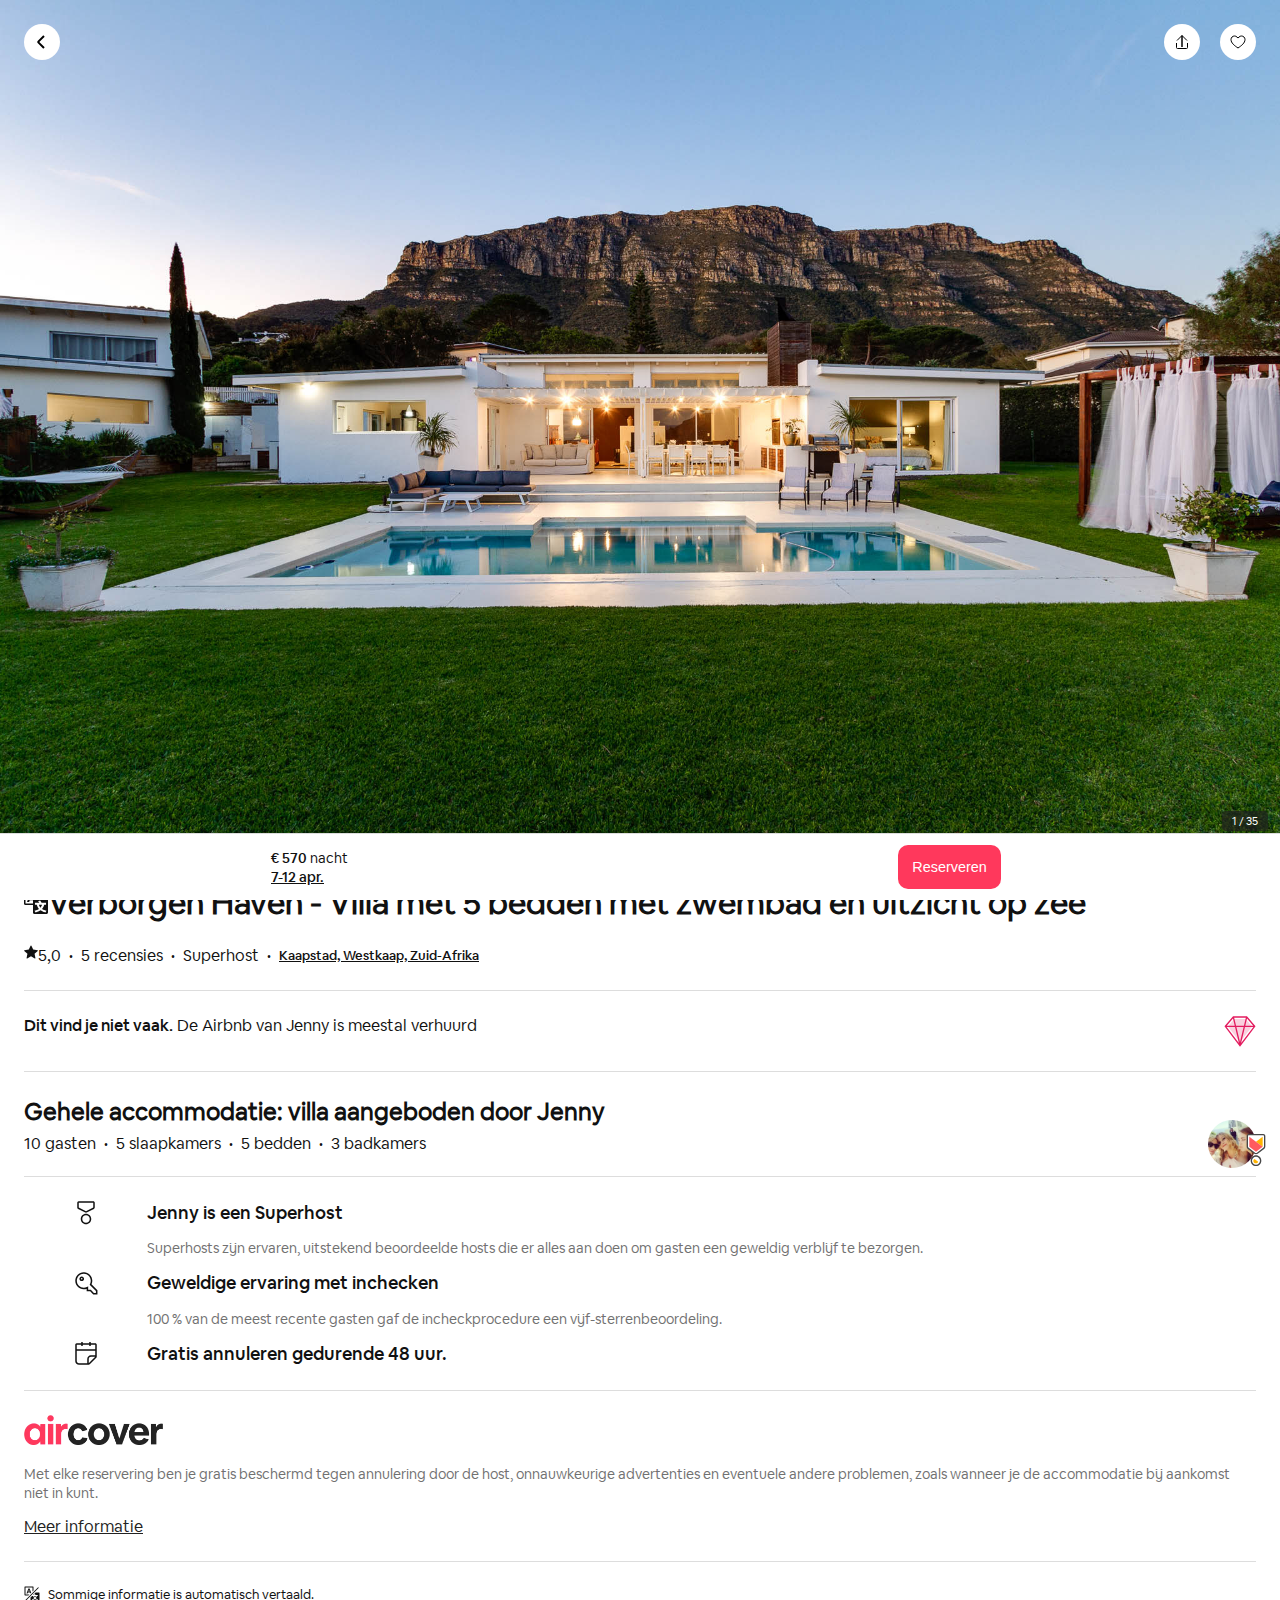
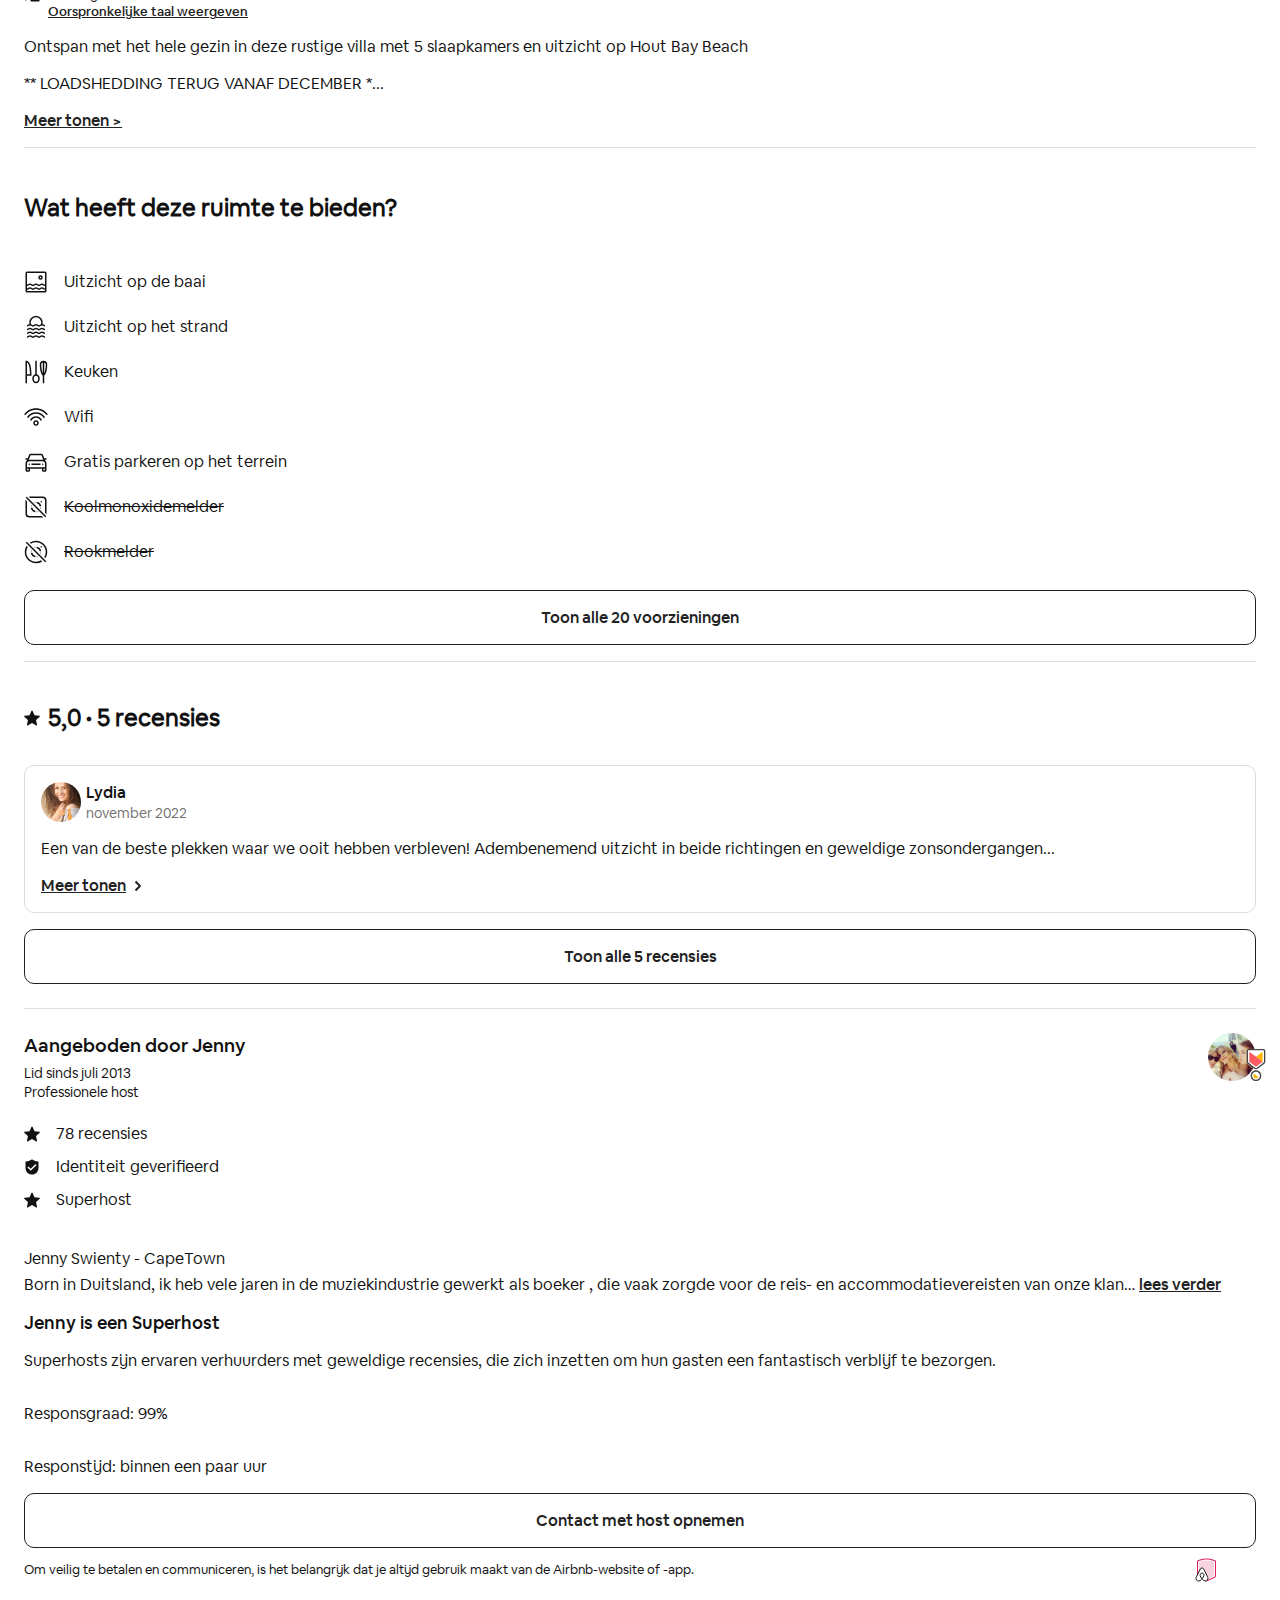
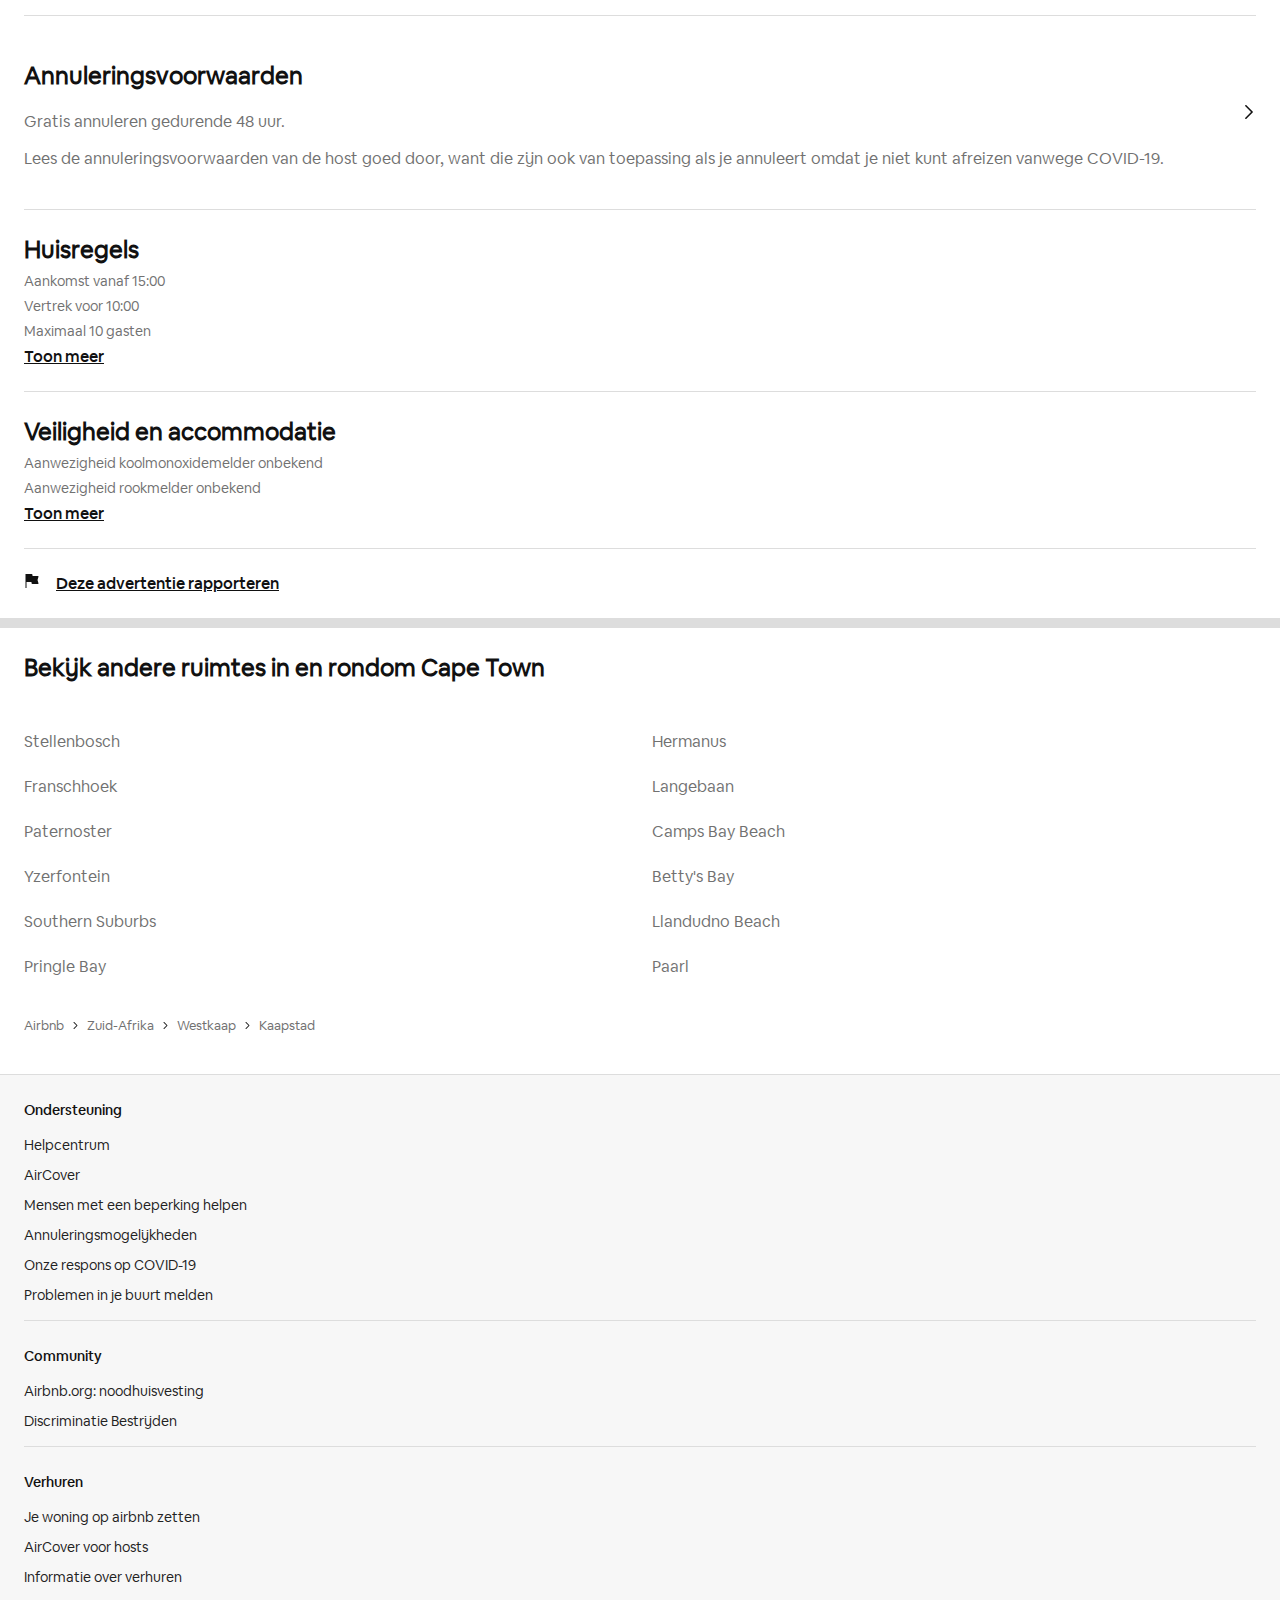
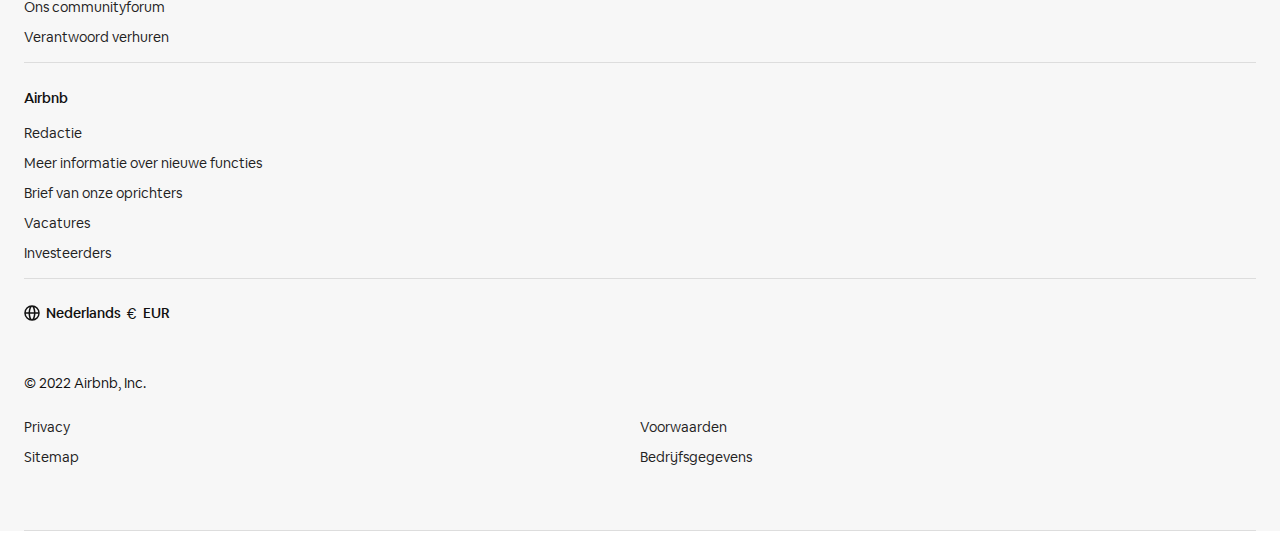
<file: detail.html>
<!doctype html>

<html lang="nl">
<head>
    <meta charset="UTF-8">
    <meta name="author" content="Jordy van wetering">
    <meta name="viewport" content="width=device-width, initial-scale=1">
    
    <title>Airbnb</title>

    <link href="styles/style.css" rel="stylesheet">
    <link href="styles/detailstyle.css" rel="stylesheet">
    <link rel="icon" type="image/svg+xml" href="images/favicon.png">
</head>

<body>
    <header>
        <a href="index.html">
            <svg viewBox="0 0 32 32" xmlns="http://www.w3.org/2000/svg" aria-hidden="true" role="presentation" focusable="false" style="display: block; fill: none; height: 16px; width: 16px; stroke: currentcolor; stroke-width: 4px; overflow: visible;"><g fill="none"><path d="m20 28-11.29289322-11.2928932c-.39052429-.3905243-.39052429-1.0236893 0-1.4142136l11.29289322-11.2928932"></path></g></svg>
        </a>
        <button>
            <svg viewBox="0 0 32 32" xmlns="http://www.w3.org/2000/svg" aria-hidden="true" role="presentation" focusable="false" style="display: block; fill: none; height: 16px; width: 16px; stroke: currentcolor; stroke-width: 2px; overflow: visible;"><g fill="none"><path d="M27 18v9a2 2 0 0 1-2 2H7a2 2 0 0 1-2-2v-9"></path><path d="M16 3v23V3z"></path><path d="M6 13l9.293-9.293a1 1 0 0 1 1.414 0L26 13"></path></g></svg>
        </button>
        <button>
            <svg viewBox="0 0 32 32" xmlns="http://www.w3.org/2000/svg" aria-hidden="true" role="presentation" focusable="false" style="display: block; fill: none; height: 16px; width: 16px; stroke: currentcolor; stroke-width: 2px; overflow: visible;"><path d="m16 28c7-4.733 14-10 14-17 0-1.792-.683-3.583-2.05-4.95-1.367-1.366-3.158-2.05-4.95-2.05-1.791 0-3.583.684-4.949 2.05l-2.051 2.051-2.05-2.051c-1.367-1.366-3.158-2.05-4.95-2.05-1.791 0-3.583.684-4.949 2.05-1.367 1.367-2.051 3.158-2.051 4.95 0 7 7 12.267 14 17z"></path></svg>
        </button>
    </header>
    <main>
        <!-- 1 -->
        <section>
            <ul>
                <li>
                    <img src="images/kaapstad1.jpeg" alt="Voorkant van de woning">
                    <p>1 / 35</p>
                </li>
            </ul>
        </section>

        <!-- 2 -->
        <section>
            <h1><svg viewBox="0 0 16 16" xmlns="http://www.w3.org/2000/svg" aria-label="Automatisch vertaalde titel: Verborgen Haven - Villa met 5 bedden met zwembad en uitzicht op zee" role="img" focusable="false" style=" height: 24px; width: 24px; fill: currentcolor;"><path d="M9 0a1 1 0 0 1 .993.883L10 1v5h5a1 1 0 0 1 .993.883L16 7v8a1 1 0 0 1-.883.993L15 16H7a1 1 0 0 1-.993-.883L6 15v-5H1a1 1 0 0 1-.993-.883L0 9V1A1 1 0 0 1 .883.007L1 0h8zm1.729 7l-1.393.495.233.217.13.132c.125.127.227.245.308.352l.073.103.048.073.045.077H7.308v1.309h1.207l.166.52.09.266.112.29a6.294 6.294 0 0 0 1.109 1.789c-.495.315-1.119.607-1.87.87l-.331.112-.346.108-.445.134L7.72 15l.407-.125.386-.128c1.007-.349 1.836-.752 2.486-1.214.57.405 1.277.764 2.12 1.08l.369.134.386.128.406.125.72-1.153-.445-.134-.26-.08-.345-.115c-.783-.27-1.43-.57-1.94-.895a6.3 6.3 0 0 0 1.068-1.694l.128-.32.114-.33.165-.521h1.208V8.449H11.64l-.093-.231a3.696 3.696 0 0 0-.554-.917l-.126-.149-.14-.152zm1.35 2.758l-.042.133-.076.224-.103.264A4.985 4.985 0 0 1 11 11.76a4.952 4.952 0 0 1-.743-1.127l-.115-.254-.103-.264-.076-.224-.042-.133h2.158zM9 1H1v8h5V7c0-.057.005-.113.014-.167H3.827L3.425 8H2l2.257-6h1.486l1.504 4H9V1zM5 3.411L4.253 5.6h1.502L5 3.411z"></path></svg>Verborgen Haven - Villa met 5 bedden met zwembad en uitzicht op zee</h1>
            <ul>
                <li>
                    <p><svg viewBox="0 0 32 32" xmlns="http://www.w3.org/2000/svg" aria-hidden="true" role="presentation" focusable="false" style="display: block; height: 14px; width: 14px; fill: currentcolor;"><path d="M15.094 1.579l-4.124 8.885-9.86 1.27a1 1 0 0 0-.542 1.736l7.293 6.565-1.965 9.852a1 1 0 0 0 1.483 1.061L16 25.951l8.625 4.997a1 1 0 0 0 1.482-1.06l-1.965-9.853 7.293-6.565a1 1 0 0 0-.541-1.735l-9.86-1.271-4.127-8.885a1 1 0 0 0-1.814 0z" fill-rule="evenodd"></path></svg>5,0 </p>
                </li>
                <li>
                    <p>&bull;</p>
                </li>
                <li>
                    <p>5 recensies</p>
                </li>
                <li>
                    <p>&bull;</p>
                </li>
                <li>
                    <p>Superhost</p>
                </li>
                <li>
                    <p>&bull;</p>
                </li>
                <li>
                    <button>Kaapstad, Westkaap, Zuid-Afrika</button>
                </li>
            </ul>
            
            
        </section>

        <!-- 3 -->
        <section>
            <p><strong>Dit vind je niet vaak.</strong> De Airbnb van Jenny is meestal verhuurd</p>
            <svg viewBox="0 0 48 48" xmlns="http://www.w3.org/2000/svg" aria-hidden="true" role="presentation" focusable="false" style="display: block; height: 32px; width: 32px; fill: rgb(227, 28, 95); stroke: currentcolor;"><g stroke="none"><path d="m32.62 6 9.526 11.114-18.146 23.921-18.147-23.921 9.526-11.114z" fill-opacity=".2"></path><path d="m34.4599349 2 12.8243129 14.9616983-23.2842478 30.6928721-23.28424779-30.6928721 12.82431289-14.9616983zm-17.9171827 16h-12.52799999l18.25899999 24.069zm27.441 0h-12.528l-5.73 24.069zm-14.583 0h-10.802l5.4012478 22.684zm-15.92-12.86-9.30799999 10.86h11.89399999zm19.253-1.141h-17.468l2.857 12.001h11.754zm1.784 1.141-2.586 10.86h11.894z"></path></g></svg>
        </section>

        <!-- 4 -->
        <section>
            <h2>Gehele accommodatie: villa aangeboden door Jenny</h2>
            <ul>
                <li>
                    <p>10 gasten</p>
                </li>
                <li><p>&bull;</p></li>
                <li>
                    <p>5 slaapkamers</p>
                </li>
                <li><p>&bull;</p></li>
                <li>
                    <p>5 bedden</p>
                </li>
                <li><p>&bull;</p></li>
                <li>
                    <p>3 badkamers</p>
                </li>
            </ul>
            <div>
                <img src="images/jenny-pfp.webp" alt="Profile picture of Jenny">
                <svg viewBox="0 0 14 24" role="presentation" aria-hidden="true" focusable="false" style="height: 2em; width: 2em; display: block; fill: currentcolor;"><path d="m10.5 20.0005065c0 1.9326761-1.56704361 3.4994935-3.5 3.4994935s-3.5-1.5668174-3.5-3.4994935c0-1.9326762 1.5670426-3.5005065 3.5-3.5005065s3.5 1.5678303 3.5 3.5005065m-9.99486248-18.58757644-.00513752 8.13836018c0 .45796416.21682079.88992936.58880718 1.17090736l5.07730539 3.831699c.4870761.367971 1.16836618.367971 1.65647028.0009994l5.08141685-3.8266984c.3719859-.2789784.5898342-.7109444.5908612-1.16790827.0010271-1.75186288.0041101-6.21051146.0051391-8.14035983 0-.50396002-.4202834-.91292822-.9392158-.91292822l-11.11643181-.00699945c-.51790391-.00099942-.93818728.40796878-.93921487.91292823" fill="#fff"></path><path d="m12 9.5-5-3.70124468 5-3.79875532zm-6.1292309 9.187485c-.52182677.3180834-.8707691.8762459-.8707691 1.5144379 0 .9937534.83703449 1.7980771 1.870162 1.7980771.81806646 0 1.50434636-.5065007 1.75946763-1.2095239z" fill="#ffb400"></path><path d="m12 9.5-5 3.75-5-3.75v-7.5z" fill="#ff5a5f"></path><path d="m7 24c-2.2060547 0-4-1.7939453-4-3.9990234 0-2.2060547 1.7939453-4.0009766 4-4.0009766s4 1.7949219 4 4.0009766c0 2.2050781-1.7939453 3.9990234-4 3.9990234zm0-7c-1.6542969 0-3 1.3466797-3 3.0009766 0 1.6533203 1.3457031 2.9990234 3 2.9990234s3-1.3457031 3-2.9990234c0-1.6542969-1.3457031-3.0009766-3-3.0009766zm.0039062-1.8242188c-.4560547 0-.9121094-.1064453-1.2617188-.3164062l-5.0458984-3.8642578c-.4697265-.3642578-.696289-.8525391-.696289-1.4951172v-8c.0009766-.3730469.1679688-.7529297.4580078-1.0429688.2900391-.2905273.6689453-.4570312 1.0410156-.4570312h.0019531 10.9990235c.7851562 0 1.5.7148438 1.5 1.5v7.9277344c-.0009766.6762695-.2421875 1.2177734-.6953125 1.5668945l-5.0009766 3.8325195c-.3505859.2333985-.8251953.3486328-1.2998047.3486328zm-5.5058593-14.1757812c-.1044922 0-.2324219.0625-.3330078.1635742-.1015625.1020508-.1650391.230957-.1650391.3374024v7.9990234c0 .3305664.0888672.5341797.3066406.703125l4.9970703 3.8310547c.3330078.1953125 1.0859375.2001953 1.4208984-.0205078l4.9716797-3.8125c.2001954-.1542969.3027344-.4155274.303711-.7749024v-7.9267578c0-.2285156-.2714844-.4995117-.5-.4995117h-11-.0009766s0 0-.0009765 0z" fill="#484848"></path></svg>
            </div>
        </section>

        <!-- 5 -->
        <section>
            <ul>
                <li>
                    <svg viewBox="0 0 32 32" xmlns="http://www.w3.org/2000/svg" aria-hidden="true" role="presentation" focusable="false" style="display: block; height: 24px; width: 24px; fill: currentcolor;"><path d="m16 17c3.8659932 0 7 3.1340068 7 7s-3.1340068 7-7 7-7-3.1340068-7-7 3.1340068-7 7-7zm0 2c-2.7614237 0-5 2.2385763-5 5s2.2385763 5 5 5 5-2.2385763 5-5-2.2385763-5-5-5zm9.6666667-18.66666667c1.0543618 0 1.9181651.81587779 1.9945142 1.85073766l.0054858.14926234v6.38196601c0 .70343383-.3690449 1.35080636-.9642646 1.71094856l-.1413082.0779058-9.6666667 4.8333334c-.5067495.2533747-1.0942474.2787122-1.6171466.0760124l-.1717078-.0760124-9.66666666-4.8333334c-.62917034-.3145851-1.04315599-.93418273-1.09908674-1.62762387l-.00648607-.16123049v-6.38196601c0-1.05436179.81587779-1.91816512 1.85073766-1.99451426l.14926234-.00548574zm0 2h-19.33333337v6.38196601l9.66666667 4.83333336 9.6666667-4.83333336z"></path></svg>
                    <h3>Jenny is een Superhost</h3>
                    <p>Superhosts zijn ervaren, uitstekend beoordeelde hosts die er alles aan doen om gasten een geweldig verblijf te bezorgen.</p>
                </li>
                <li>   
                    <svg viewBox="0 0 32 32" xmlns="http://www.w3.org/2000/svg" aria-hidden="true" role="presentation" focusable="false" style="display: block; height: 24px; width: 24px; fill: currentcolor;"><path d="m16.8438 27.1562-.00005-3.39845-.2608465.0913211c-.9857292.3215073-2.0303948.5116467-3.1127817.5499306l-.4076218.0071983-.2927873-.0037049c-6.03236807-.1528291-10.89442655-5.0148222-11.04725775-11.0472069l-.00370495-.2927882.00370495-.2927873c.1528312-6.03236807 5.01488968-10.89442655 11.04725775-11.04725775l.2927873-.00370495.2927882.00370495c6.0323847.1528312 10.8943778 5.01488968 11.0472069 11.04725775l.0037049.2927873-.00663.3912275c-.0484899 1.4286741-.3615343 2.7917824-.8920452 4.0406989l-.1327748.2963236 7.90645 7.90705v5.5834h-5.5834l-4.12505-4.12545zm-6.5313-19.93745c1.708641 0 3.09375 1.38511367 3.09375 3.09375 0 1.7086436-1.3851064 3.09375-3.09375 3.09375-1.70863633 0-3.09375-1.385109-3.09375-3.09375 0-1.70863365 1.38511635-3.09375 3.09375-3.09375zm0 2.0625c-.56954635 0-1.03125.46170365-1.03125 1.03125 0 .5695521.46169942 1.03125 1.03125 1.03125.5695564 0 1.03125-.4616936 1.03125-1.03125 0-.56955058-.4616979-1.03125-1.03125-1.03125zm12.1147 15.81255 4.12455 4.12495h2.667v-2.667l-8.37295-8.37255.3697-.6775.1603998-.3074798c.56763-1.1397167.90791-2.4128858.9606815-3.761954l.0072187-.3697662-.0038197-.2688703c-.1397418-4.91222958-4.0963692-8.86881961-9.0086094-9.00856l-.2688709-.0038197-.2688703.0038197c-4.91222958.13974039-8.86881961 4.09633042-9.00856 9.00856l-.0038197.2688703.0038197.2688709c.14228112 5.0015536 4.24146819 9.0124291 9.2774303 9.0124291 1.4456308 0 2.8116781-.3298367 4.0293209-.9177001l.3012791-.1522999 1.5131-.7998-.00045 4.61975z"></path></svg>
                    <h3>Geweldige ervaring met inchecken</h3>
                    <p>100 % van de meest recente gasten gaf de incheckprocedure een vijf-sterrenbeoordeling.</p>
                </li>
                <li>
                    <svg viewBox="0 0 32 32" xmlns="http://www.w3.org/2000/svg" aria-hidden="true" role="presentation" focusable="false" style="display: block; height: 24px; width: 24px; fill: currentcolor;"><path d="m11.6667 0-.00095 1.666h8.667l.00055-1.666h2l-.00055 1.666 6.00065.00063c1.0543745 0 1.9181663.81587127 1.9945143 1.85073677l.0054857.14926323v15.91907c0 .4715696-.1664445.9258658-.4669028 1.2844692l-.1188904.1298308-8.7476886 8.7476953c-.3334303.3332526-.7723097.5367561-1.2381975.5778649l-.1758207.0077398h-12.91915c-2.68874373 0-4.88181754-2.1223321-4.99538046-4.7831124l-.00461954-.2168876v-21.66668c0-1.05436021.81587582-1.91815587 1.85073739-1.99450431l.14926261-.00548569 5.999-.00063.00095-1.666zm16.66605 11.666h-24.666v13.6673c0 1.5976581 1.24893332 2.9036593 2.82372864 2.9949072l.17627136.0050928 10.999-.0003.00095-5.6664c0-2.6887355 2.122362-4.8818171 4.7832071-4.9953804l.2168929-.0046196 5.66595-.0006zm-.081 8-5.58495.0006c-1.5977285 0-2.9037573 1.2489454-2.9950071 2.8237299l-.0050929.1762701-.00095 5.5864zm-18.586-16-5.999.00062v5.99938h24.666l.00065-5.99938-6.00065-.00062.00055 1.66733h-2l-.00055-1.66733h-8.667l.00095 1.66733h-2z"></path></svg>
                    <h3>Gratis annuleren gedurende 48 uur.</h3>
                </li>
            </ul>
        </section>

        <!-- 6 -->
        <section>
            <img src="images/aircover.jpg" alt="Logo van Aircover">
            <p>Met elke reservering ben je gratis beschermd tegen annulering door de host, onnauwkeurige advertenties en eventuele andere problemen, zoals wanneer je de accommodatie bij aankomst niet in kunt.</p>
            <a>Meer informatie</a>
        </section>

        <!-- 7 -->
        <section>
            <ul>
                <li>
                    <svg viewBox="0 0 32 32" xmlns="http://www.w3.org/2000/svg" aria-hidden="true" role="presentation" focusable="false" style="display: block; height: 16px; width: 16px; fill: currentcolor;"><path d="m30 13c.2652 0 .5196.1054.7071.2929s.2929.4419.2929.7071v16c0 .2652-.1054.5196-.2929.7071s-.4419.2929-.7071.2929h-16c-.2652 0-.5196-.1054-.7071-.2929s-.2929-.4419-.2929-.7071v-6.758l3.2407241-3.244 2.0572759.002.248.796.134.405c.4006 1.164 1.0174 2.2419 1.818 3.177-.862.563-1.985 1.077-3.37 1.532l-1.086.339 1.072 1.762.606-.191c1.763-.576 3.19-1.256 4.279-2.05 1 .727 2.284 1.36 3.848 1.904l1.038.336 1.073-1.761-1.051-.328c-1.4-.458-2.535-.975-3.401-1.543.7985-.9363 1.4139-2.0143 1.814-3.178l.134-.405.247-.797 1.799.002v-2l-4.546-.001c-.1642-.4623-.381-.9042-.646-1.317-.1643-.2493-.3461-.4865-.544-.71l-.168-.187-1.793.654 3.439-3.439zm-1.7071068-10.70710678 1.4142136 1.41421356-26.00000002 26.00000002-1.41421356-1.4142136zm-4.6868932 17.70710678-.061.205-.113.341c-.3163.9202-.8024 1.7729-1.433 2.514-.5479-.644-.9861-1.3737-1.297-2.16l-.133-.354-.113-.341-.063-.205zm-5.606-19c.2652 0 .5196.10536.7071.29289.1875.18754.2929.44189.2929.70711v6.757l-2 2v-7.757h-14v14h7.757l-2 2h-6.757c-.26522 0-.51957-.1054-.70711-.2929-.18753-.1875-.29289-.4419-.29289-.7071v-16c0-.26522.10536-.51957.29289-.70711.18754-.18753.44189-.29289.70711-.29289zm.242 17 1.372-1.372.075.071c.435.416.75.776.941 1.071l.138.229zm-7.053-13 3.1973479 8.3827979-1.5563479 1.5442021-.733-1.927h-4.194l-.763 2h-2.138l3.809-10zm-1.189 2.496-1.335 3.504h2.67z"></path></svg>
                </li>
                <li>        
                    <p>Sommige informatie is automatisch vertaald.</p>
                    <a>Oorspronkelijke taal weergeven</a>
                    
                </li>
            </ul>
            <p>Ontspan met het hele gezin in deze rustige villa met 5 slaapkamers en uitzicht op Hout Bay Beach</p>
            <p>** LOADSHEDDING TERUG VANAF DECEMBER *...</p>
            <a>Meer tonen ></a>
        </section>

        <!-- 8 -->
        <section>
            <h2>Wat heeft deze ruimte te bieden?</h2>
            <ul>
                <li>
                    <svg viewBox="0 0 32 32" xmlns="http://www.w3.org/2000/svg" aria-hidden="true" role="presentation" focusable="false" style="display: block; height: 24px; width: 24px; fill: currentcolor;"><path d="M28 2a2 2 0 0 1 2 2v24a2 2 0 0 1-2 2H4a2 2 0 0 1-2-2V4a2 2 0 0 1 2-2zm0 2H4v15.499l.187-.007c.371-.033.72-.161 1.005-.372l.137-.111A3.975 3.975 0 0 1 8 18c.988 0 1.945.352 2.671 1.009.35.316.826.49 1.33.491.502 0 .979-.175 1.328-.492A3.974 3.974 0 0 1 16 18c.988 0 1.945.351 2.671 1.009.35.316.826.49 1.33.491.502 0 .979-.175 1.328-.491A3.975 3.975 0 0 1 23.999 18c.989 0 1.946.351 2.672 1.009.35.316.827.49 1.33.491l-.001 2-.228-.006a3.96 3.96 0 0 1-2.443-1.003A1.978 1.978 0 0 0 24 20c-.502 0-.978.175-1.328.491a3.977 3.977 0 0 1-2.67 1.009 3.977 3.977 0 0 1-2.672-1.009A1.978 1.978 0 0 0 16 20c-.503 0-.98.175-1.329.491a3.978 3.978 0 0 1-2.67 1.009 3.978 3.978 0 0 1-2.672-1.008A1.978 1.978 0 0 0 8 20c-.503 0-.98.175-1.33.491A3.976 3.976 0 0 1 4 21.5v2.999l.187-.007c.371-.033.72-.161 1.005-.372l.137-.111A3.975 3.975 0 0 1 8 23c.988 0 1.945.352 2.671 1.009.35.316.826.49 1.33.491.502 0 .979-.175 1.328-.492A3.974 3.974 0 0 1 16 23c.988 0 1.945.351 2.671 1.009.35.316.826.49 1.33.491.502 0 .979-.175 1.328-.491A3.975 3.975 0 0 1 23.999 23c.989 0 1.946.351 2.672 1.009.35.316.827.49 1.33.491l-.001 2-.228-.006a3.96 3.96 0 0 1-2.443-1.003A1.978 1.978 0 0 0 24 25c-.502 0-.978.175-1.328.491a3.977 3.977 0 0 1-2.67 1.009 3.977 3.977 0 0 1-2.672-1.009A1.978 1.978 0 0 0 16 25c-.503 0-.98.175-1.329.491a3.978 3.978 0 0 1-2.67 1.009 3.978 3.978 0 0 1-2.672-1.008A1.978 1.978 0 0 0 8 25c-.503 0-.98.175-1.33.491A3.976 3.976 0 0 1 4 26.5V28h24zm-6 3a3 3 0 1 1 0 6 3 3 0 0 1 0-6zm0 2a1 1 0 1 0 0 2 1 1 0 0 0 0-2z"></path></svg>
                    <p>Uitzicht op de baai</p>
                </li>
                <li>
                    <svg viewBox="0 0 32 32" xmlns="http://www.w3.org/2000/svg" aria-hidden="true" role="presentation" focusable="false" style="display: block; height: 24px; width: 24px; fill: currentcolor;"><path d="M24 27c.988 0 1.945.351 2.671 1.009.306.276.71.445 1.142.483L28 28.5v2l-.228-.006a3.96 3.96 0 0 1-2.443-1.003A1.978 1.978 0 0 0 24 29c-.502 0-.978.175-1.328.491a3.977 3.977 0 0 1-2.67 1.009 3.977 3.977 0 0 1-2.672-1.009A1.978 1.978 0 0 0 16 29c-.503 0-.98.175-1.329.491a3.978 3.978 0 0 1-2.67 1.009 3.978 3.978 0 0 1-2.672-1.008A1.978 1.978 0 0 0 8 29c-.503 0-.98.175-1.33.491a3.96 3.96 0 0 1-2.442 1.003L4 30.5v-2l.187-.008a1.953 1.953 0 0 0 1.142-.483A3.975 3.975 0 0 1 8 27c.988 0 1.945.352 2.671 1.009.35.316.826.49 1.33.491.502 0 .979-.175 1.328-.492A3.974 3.974 0 0 1 16 27c.988 0 1.945.351 2.671 1.009.35.316.826.49 1.33.491.502 0 .979-.175 1.328-.491A3.975 3.975 0 0 1 23.999 27zm0-5c.988 0 1.945.351 2.671 1.009.306.276.71.445 1.142.483L28 23.5v2l-.228-.006a3.96 3.96 0 0 1-2.443-1.003A1.978 1.978 0 0 0 24 24c-.502 0-.978.175-1.328.491a3.977 3.977 0 0 1-2.67 1.009 3.977 3.977 0 0 1-2.672-1.009A1.978 1.978 0 0 0 16 24c-.503 0-.98.175-1.329.491a3.978 3.978 0 0 1-2.67 1.009 3.978 3.978 0 0 1-2.672-1.008A1.978 1.978 0 0 0 8 24c-.503 0-.98.175-1.33.491a3.96 3.96 0 0 1-2.442 1.003L4 25.5v-2l.187-.008a1.953 1.953 0 0 0 1.142-.483A3.975 3.975 0 0 1 8 22c.988 0 1.945.352 2.671 1.009.35.316.826.49 1.33.491.502 0 .979-.175 1.328-.492A3.974 3.974 0 0 1 16 22c.988 0 1.945.351 2.671 1.009.35.316.826.49 1.33.491.502 0 .979-.175 1.328-.491A3.975 3.975 0 0 1 23.999 22zm0-5c.988 0 1.945.351 2.671 1.009.306.276.71.445 1.142.483L28 18.5v2l-.228-.006a3.96 3.96 0 0 1-2.443-1.003A1.978 1.978 0 0 0 24 19c-.502 0-.978.175-1.328.491a3.977 3.977 0 0 1-2.67 1.009 3.977 3.977 0 0 1-2.672-1.009A1.978 1.978 0 0 0 16 19c-.503 0-.98.175-1.329.491a3.978 3.978 0 0 1-2.67 1.009 3.978 3.978 0 0 1-2.672-1.008A1.978 1.978 0 0 0 8 19c-.503 0-.98.175-1.33.491a3.96 3.96 0 0 1-2.442 1.003L4 20.5v-2l.187-.008a1.953 1.953 0 0 0 1.142-.483A3.975 3.975 0 0 1 8 17c.988 0 1.945.352 2.671 1.009.35.316.826.49 1.33.491.502 0 .979-.175 1.328-.492A3.974 3.974 0 0 1 16 17c.988 0 1.945.351 2.671 1.009.35.316.826.49 1.33.491.502 0 .979-.175 1.328-.491A3.975 3.975 0 0 1 23.999 17zM16 1a9 9 0 0 1 8.76 11.072c.71.131 1.374.45 1.911.937.306.276.71.445 1.142.483L28 13.5v2l-.228-.006a3.96 3.96 0 0 1-2.443-1.003 1.951 1.951 0 0 0-1.142-.483l-.145-.007h-.084a2.001 2.001 0 0 0-1.15.378l-.137.112a3.977 3.977 0 0 1-2.67 1.009 3.977 3.977 0 0 1-2.672-1.009A1.978 1.978 0 0 0 16 14c-.503 0-.98.175-1.329.491a3.978 3.978 0 0 1-2.67 1.009 3.978 3.978 0 0 1-2.672-1.008 1.951 1.951 0 0 0-1.142-.484l-.145-.007h-.084a2.002 2.002 0 0 0-1.15.378l-.137.112a3.96 3.96 0 0 1-2.443 1.003L4 15.5v-2l.187-.008a1.953 1.953 0 0 0 1.142-.483 3.916 3.916 0 0 1 1.91-.939A9 9 0 0 1 16 1zm0 2a7 7 0 0 0-6.636 9.235c.482.168.926.429 1.307.774.35.316.826.49 1.33.491.502 0 .979-.175 1.328-.492A3.974 3.974 0 0 1 16 12c.988 0 1.945.351 2.671 1.009.35.316.826.49 1.33.491.439 0 .86-.134 1.191-.38l.137-.111c.38-.345.825-.606 1.304-.776A7 7 0 0 0 16 3z"></path></svg>
                    <p>Uitzicht op het strand</p>
                </li>
                <li>
                    <svg viewBox="0 0 32 32" xmlns="http://www.w3.org/2000/svg" aria-hidden="true" role="presentation" focusable="false" style="display: block; height: 24px; width: 24px; fill: currentcolor;"><path d="M26 1a5 5 0 0 1 5 5c0 6.389-1.592 13.187-4 14.693V31h-2V20.694c-2.364-1.478-3.942-8.062-3.998-14.349L21 6l.005-.217A5 5 0 0 1 26 1zm-9 0v18.118c2.317.557 4 3.01 4 5.882 0 3.27-2.183 6-5 6s-5-2.73-5-6c0-2.872 1.683-5.326 4-5.882V1zM2 1h1c4.47 0 6.934 6.365 6.999 18.505L10 21H3.999L4 31H2zm14 20c-1.602 0-3 1.748-3 4s1.398 4 3 4 3-1.748 3-4-1.398-4-3-4zM4 3.239V19h3.995l-.017-.964-.027-.949C7.673 9.157 6.235 4.623 4.224 3.364l-.12-.07zm19.005 2.585L23 6l.002.31c.045 4.321 1.031 9.133 1.999 11.39V3.17a3.002 3.002 0 0 0-1.996 2.654zm3.996-2.653v14.526C27.99 15.387 29 10.4 29 6a3.001 3.001 0 0 0-2-2.829z"></path></svg>
                    <p>Keuken</p>
                </li>
                <li>
                    <svg viewBox="0 0 32 32" xmlns="http://www.w3.org/2000/svg" aria-hidden="true" role="presentation" focusable="false" style="display: block; height: 24px; width: 24px; fill: currentcolor;"><path d="m15.9999 20.33323c2.0250459 0 3.66667 1.6416241 3.66667 3.66667s-1.6416241 3.66667-3.66667 3.66667-3.66667-1.6416241-3.66667-3.66667 1.6416241-3.66667 3.66667-3.66667zm0 2c-.9204764 0-1.66667.7461936-1.66667 1.66667s.7461936 1.66667 1.66667 1.66667 1.66667-.7461936 1.66667-1.66667-.7461936-1.66667-1.66667-1.66667zm.0001-7.33323c3.5168171 0 6.5625093 2.0171251 8.0432368 4.9575354l-1.5143264 1.5127043c-1.0142061-2.615688-3.5549814-4.4702397-6.5289104-4.4702397s-5.5147043 1.8545517-6.52891042 4.4702397l-1.51382132-1.5137072c1.48091492-2.939866 4.52631444-4.9565325 8.04273174-4.9565325zm.0001-5.3332c4.9804693 0 9.3676401 2.540213 11.9365919 6.3957185l-1.4470949 1.4473863c-2.1746764-3.5072732-6.0593053-5.8431048-10.489497-5.8431048s-8.31482064 2.3358316-10.48949703 5.8431048l-1.44709488-1.4473863c2.56895177-3.8555055 6.95612261-6.3957185 11.93659191-6.3957185zm-.0002-5.3336c6.4510616 0 12.1766693 3.10603731 15.7629187 7.9042075l-1.4304978 1.4309874c-3.2086497-4.44342277-8.4328305-7.3351949-14.3324209-7.3351949-5.8991465 0-11.12298511 2.89133703-14.33169668 7.334192l-1.43047422-1.4309849c3.58629751-4.79760153 9.31155768-7.9032071 15.7621709-7.9032071z"></path></svg>
                    <p>Wifi</p>
                </li>
                <li>
                    <svg xmlns="http://www.w3.org/2000/svg" viewBox="0 0 32 32" aria-hidden="true" role="presentation" focusable="false" style="display: block; height: 24px; width: 24px; fill: currentcolor;"><path d="M26 19a1 1 0 1 1-2 0 1 1 0 0 1 2 0zM7 18a1 1 0 1 0 0 2 1 1 0 0 0 0-2zm20.693-5l.42 1.119C29.253 15.036 30 16.426 30 18v9c0 1.103-.897 2-2 2h-2c-1.103 0-2-.897-2-2v-2H8v2c0 1.103-.897 2-2 2H4c-1.103 0-2-.897-2-2v-9c0-1.575.746-2.965 1.888-3.882L4.308 13H2v-2h3v.152l1.82-4.854A2.009 2.009 0 0 1 8.693 5h14.614c.829 0 1.58.521 1.873 1.297L27 11.151V11h3v2h-2.307zM6 25H4v2h2v-2zm22 0h-2v2h2v-2zm0-2v-5c0-1.654-1.346-3-3-3H7c-1.654 0-3 1.346-3 3v5h24zm-3-10h.557l-2.25-6H8.693l-2.25 6H25zm-15 7h12v-2H10v2z"></path></svg>
                    <p>Gratis parkeren op het terrein</p>
                </li>
                <li>
                    <svg viewBox="0 0 32 32" xmlns="http://www.w3.org/2000/svg" aria-hidden="true" role="presentation" focusable="false" style="display: block; height: 24px; width: 24px; fill: currentcolor;"><path d="M2.05 6.292L4 8.242V25a3 3 0 0 0 2.824 2.995L7 28h16.757l1.95 1.95c-.161.023-.325.038-.49.045L25 30H7a5 5 0 0 1-4.995-4.783L2 25V7c0-.24.017-.477.05-.708zm1.657-4l26 26-1.414 1.415-26-26 1.414-1.414zM25 2a5 5 0 0 1 4.995 4.783L30 7v18c0 .24-.017.476-.05.707L28 23.757V7a3 3 0 0 0-2.824-2.995L25 4H8.242l-1.95-1.95c.162-.023.325-.038.491-.045L7 2h18zM11.1 17a5.006 5.006 0 0 0 3.9 3.9v2.03A7.005 7.005 0 0 1 9.071 17h2.03zm5.9 4.243l1.352 1.352a6.954 6.954 0 0 1-1.351.334L17 21.243zM21.243 17l1.686.001c-.067.467-.18.919-.334 1.351L21.243 17zm-4.242-7.929A7.005 7.005 0 0 1 22.929 15H20.9A5.006 5.006 0 0 0 17 11.1l.001-2.029zm-7.596 4.577L10.757 15 9.071 15c.067-.467.18-.92.334-1.352zM15 9.071l-.001 1.686-1.35-1.352A6.954 6.954 0 0 1 15 9.07zM23 8a1 1 0 1 1 0 2 1 1 0 0 1 0-2z"></path></svg>
                    <p>Koolmonoxidemelder</p>
                </li>
                <li>
                    <svg viewBox="0 0 32 32" xmlns="http://www.w3.org/2000/svg" aria-hidden="true" role="presentation" focusable="false" style="display: block; height: 24px; width: 24px; fill: currentcolor;"><path d="M3.486 7.727l1.447 1.448A12.94 12.94 0 0 0 3 16c0 7.18 5.82 13 13 13 2.503 0 4.84-.707 6.824-1.933l1.448 1.448A14.93 14.93 0 0 1 16 31C7.716 31 1 24.284 1 16c0-3.057.915-5.901 2.486-8.273zm.221-5.434l26 26-1.414 1.414-26-26 1.414-1.414zM16 1c8.284 0 15 6.716 15 15 0 3.057-.914 5.9-2.485 8.272l-1.448-1.448A12.94 12.94 0 0 0 29 16c0-7.18-5.82-13-13-13a12.94 12.94 0 0 0-6.825 1.933L7.727 3.486A14.93 14.93 0 0 1 16 1zm-4.9 16a5.006 5.006 0 0 0 3.9 3.9v2.03A7.005 7.005 0 0 1 9.071 17h2.03zm5.9 4.243l1.352 1.352a6.954 6.954 0 0 1-1.351.334L17 21.243zM21.243 17l1.686.001c-.067.467-.18.919-.334 1.351L21.243 17zm-4.242-7.929A7.005 7.005 0 0 1 22.929 15H20.9A5.006 5.006 0 0 0 17 11.1l.001-2.029zm-7.596 4.577L10.757 15 9.071 15c.067-.467.18-.92.334-1.352zM15 9.071l-.001 1.686-1.35-1.352A6.954 6.954 0 0 1 15 9.07zM23 8a1 1 0 1 1 0 2 1 1 0 0 1 0-2z"></path></svg>
                    <p>Rookmelder</p>
                </li>
            </ul>
            <button>Toon alle 20 voorzieningen</button>
        </section>

        <!-- 9 -->
        <section>
            <div>
                <svg viewBox="0 0 32 32" xmlns="http://www.w3.org/2000/svg" aria-hidden="true" role="presentation" focusable="false" style="display: block; height: 16px; width: 16px; fill: currentcolor;"><path d="M15.094 1.579l-4.124 8.885-9.86 1.27a1 1 0 0 0-.542 1.736l7.293 6.565-1.965 9.852a1 1 0 0 0 1.483 1.061L16 25.951l8.625 4.997a1 1 0 0 0 1.482-1.06l-1.965-9.853 7.293-6.565a1 1 0 0 0-.541-1.735l-9.86-1.271-4.127-8.885a1 1 0 0 0-1.814 0z" fill-rule="evenodd"></path></svg>
                <h2>5,0 &bull; 5 recensies</h2>
            </div>
            <ul>
                <li>
                    <div>
                        <img src="images/lydia.jpeg" alt="Profielfoto van Lydia">
                        <h3>Lydia</h3>
                        <p>november 2022</p>
                    </div>
                    <p>Een van de beste plekken waar we ooit hebben verbleven! Adembenemend uitzicht in beide richtingen en geweldige zonsondergangen...</p>
                    <a>Meer tonen <svg viewBox="0 0 32 32" xmlns="http://www.w3.org/2000/svg" aria-hidden="true" role="presentation" focusable="false" style="display: block; fill: none; height: 12px; width: 12px; stroke: currentcolor; stroke-width: 5.333333px; overflow: visible;"><g fill="none"><path d="m12 4 11.2928932 11.2928932c.3905243.3905243.3905243 1.0236893 0 1.4142136l-11.2928932 11.2928932"></path></g></svg></a>
                </li>
            </ul>
            <button>Toon alle 5 recensies</button>
        </section>

        <!-- 10 -->
        <section>
            <div>
                <div>
                    <h2>Aangeboden door Jenny</h2>
                    <p>Lid sinds juli 2013</p>
                    <p>Professionele host</p>
                </div>
                <img src="images/jenny-pfp.webp" alt="Profile picture of Jenny">
                <svg viewBox="0 0 14 24" role="presentation" aria-hidden="true" focusable="false" style="height: 2em; width: 2em; display: block; fill: currentcolor;"><path d="m10.5 20.0005065c0 1.9326761-1.56704361 3.4994935-3.5 3.4994935s-3.5-1.5668174-3.5-3.4994935c0-1.9326762 1.5670426-3.5005065 3.5-3.5005065s3.5 1.5678303 3.5 3.5005065m-9.99486248-18.58757644-.00513752 8.13836018c0 .45796416.21682079.88992936.58880718 1.17090736l5.07730539 3.831699c.4870761.367971 1.16836618.367971 1.65647028.0009994l5.08141685-3.8266984c.3719859-.2789784.5898342-.7109444.5908612-1.16790827.0010271-1.75186288.0041101-6.21051146.0051391-8.14035983 0-.50396002-.4202834-.91292822-.9392158-.91292822l-11.11643181-.00699945c-.51790391-.00099942-.93818728.40796878-.93921487.91292823" fill="#fff"></path><path d="m12 9.5-5-3.70124468 5-3.79875532zm-6.1292309 9.187485c-.52182677.3180834-.8707691.8762459-.8707691 1.5144379 0 .9937534.83703449 1.7980771 1.870162 1.7980771.81806646 0 1.50434636-.5065007 1.75946763-1.2095239z" fill="#ffb400"></path><path d="m12 9.5-5 3.75-5-3.75v-7.5z" fill="#ff5a5f"></path><path d="m7 24c-2.2060547 0-4-1.7939453-4-3.9990234 0-2.2060547 1.7939453-4.0009766 4-4.0009766s4 1.7949219 4 4.0009766c0 2.2050781-1.7939453 3.9990234-4 3.9990234zm0-7c-1.6542969 0-3 1.3466797-3 3.0009766 0 1.6533203 1.3457031 2.9990234 3 2.9990234s3-1.3457031 3-2.9990234c0-1.6542969-1.3457031-3.0009766-3-3.0009766zm.0039062-1.8242188c-.4560547 0-.9121094-.1064453-1.2617188-.3164062l-5.0458984-3.8642578c-.4697265-.3642578-.696289-.8525391-.696289-1.4951172v-8c.0009766-.3730469.1679688-.7529297.4580078-1.0429688.2900391-.2905273.6689453-.4570312 1.0410156-.4570312h.0019531 10.9990235c.7851562 0 1.5.7148438 1.5 1.5v7.9277344c-.0009766.6762695-.2421875 1.2177734-.6953125 1.5668945l-5.0009766 3.8325195c-.3505859.2333985-.8251953.3486328-1.2998047.3486328zm-5.5058593-14.1757812c-.1044922 0-.2324219.0625-.3330078.1635742-.1015625.1020508-.1650391.230957-.1650391.3374024v7.9990234c0 .3305664.0888672.5341797.3066406.703125l4.9970703 3.8310547c.3330078.1953125 1.0859375.2001953 1.4208984-.0205078l4.9716797-3.8125c.2001954-.1542969.3027344-.4155274.303711-.7749024v-7.9267578c0-.2285156-.2714844-.4995117-.5-.4995117h-11-.0009766s0 0-.0009765 0z" fill="#484848"></path></svg>
            </div>
            <ul>
                <li>
                    <svg viewBox="0 0 32 32" xmlns="http://www.w3.org/2000/svg" aria-hidden="true" role="presentation" focusable="false" style="display: block; height: 16px; width: 16px; fill: currentcolor;"><path d="M15.094 1.579l-4.124 8.885-9.86 1.27a1 1 0 0 0-.542 1.736l7.293 6.565-1.965 9.852a1 1 0 0 0 1.483 1.061L16 25.951l8.625 4.997a1 1 0 0 0 1.482-1.06l-1.965-9.853 7.293-6.565a1 1 0 0 0-.541-1.735l-9.86-1.271-4.127-8.885a1 1 0 0 0-1.814 0z" fill-rule="evenodd"></path></svg>
                    <p>78 recensies</p>
                </li>
                <li>
                    <svg viewBox="0 0 32 32" xmlns="http://www.w3.org/2000/svg" aria-hidden="true" role="presentation" focusable="false" style="display: block; height: 16px; width: 16px; fill: currentcolor;"><path d="M16 .798l.555.37C20.398 3.73 24.208 5 28 5h1v12.5C29 25.574 23.21 31 16 31S3 25.574 3 17.5V5h1c3.792 0 7.602-1.27 11.445-3.832L16 .798zm7 9.08l-9.5 9.501-4.5-4.5L6.879 17l6.621 6.621L25.121 12 23 9.879z"></path></svg>
                    <p>Identiteit geverifieerd</p>
                </li>
                <li>
                    <svg viewBox="0 0 32 32" xmlns="http://www.w3.org/2000/svg" aria-hidden="true" role="presentation" focusable="false" style="display: block; height: 16px; width: 16px; fill: currentcolor;"><path d="M15.094 1.579l-4.124 8.885-9.86 1.27a1 1 0 0 0-.542 1.736l7.293 6.565-1.965 9.852a1 1 0 0 0 1.483 1.061L16 25.951l8.625 4.997a1 1 0 0 0 1.482-1.06l-1.965-9.853 7.293-6.565a1 1 0 0 0-.541-1.735l-9.86-1.271-4.127-8.885a1 1 0 0 0-1.814 0z" fill-rule="evenodd"></path></svg>
                    <p>Superhost</p>
                </li>
            </ul>
            <p>Jenny Swienty - CapeTown </p>
            <p>Born in Duitsland, ik heb vele jaren in de muziekindustrie gewerkt als boeker , die vaak zorgde voor de reis- en accommodatievereisten van onze klan… <a>lees verder</a></p>
            <h3>Jenny is een Superhost</h3>
            <p>Superhosts zijn ervaren verhuurders met geweldige recensies, die zich inzetten om hun gasten een fantastisch verblijf te bezorgen.</p>
            <p>Responsgraad: 99%</p>
            <p>Responstijd: binnen een paar uur</p>
            <button>Contact met host opnemen</button>
            <div>
                <p>Om veilig te betalen en communiceren, is het belangrijk dat je altijd gebruik maakt van de Airbnb-website of -app.</p>
                <svg viewBox="0 0 48 48" xmlns="http://www.w3.org/2000/svg" aria-hidden="true" role="presentation" focusable="false" style="display: block; height: 24px; width: 24px; fill: rgb(227, 28, 95); stroke: currentcolor;"><g><g stroke="none"><path d="m25 5 .5846837.00517475c4.2905015.07574932 8.8374917.98334075 13.644943 2.73687823l.7703733.28794702v27.3705076l-.0084766.1301365c-.0392237.2994207-.2122236.5656263-.4699074.7230756l-.1154775.0605995-11.4234694 5.0774159c.0623636-.7458456-.0433445-1.4943022-.3209346-2.2783707-.2495178-.7044496-.7667703-1.7805075-1.0418654-2.3950548-1.9094732-4.1561789-3.9589781-8.3688465-6.0912876-12.5211487l-.3317555-.6369277c-.4686141-.9115826-.8248653-1.6297768-1.3147672-2.2052384-.743401-.8737317-1.7668654-1.3549948-2.8821508-1.3549948-1.1154695 0-2.1391179.4816323-2.8828868 1.3557332-.6050254.7114646-1.0306408 1.6819288-1.6457867 2.8412431-.4956822.9653459-.9868615 1.9338929-1.47282629 2.9041739l.00159179-19.0721502.769087-.28647781c4.798406-1.75037189 9.3373349-2.65799308 13.6207364-2.73688762z" fill-opacity=".2"></path><path d="m25 1c5.5985197 0 11.5175072 1.27473768 17.7548231 3.81642897.7027419.28641855 1.1783863.94329535 1.2386823 1.69066764l.0064946.16143432v28.73197667c0 1.8999458-1.0758761 3.6285379-2.7638433 4.4721215l-.2054644.0969363-15.0427818 6.6856808c-.4614217.2050763-1.8621146.3276624-2.7955525.3430957l-.192358.0016581.0009065-1.0005013c.6483674-.0069073 1.2843321-.1330366 1.8784107-.3747752.8327784-.3388673 1.5457548-.8939986 2.0790671-1.5885618l13.2600311-5.8942194c1.023196-.4547538 1.7028179-1.4383245 1.7751735-2.5449525l.0064111-.1964822v-28.73197667l-.6916987-.27704554c-5.7517231-2.26330416-11.1871718-3.39148539-16.3083013-3.39148539-5.1211255 0-10.5565697 1.12817946-16.3082877 3.39148006l-.6917123.27707479-.00030284 24.49382405c-.68067737 1.4079172-1.34834149 2.8151846-2.00083161 4.2173468l.00113445-28.71117085c0-.81311953.4922453-1.5453083 1.24525131-1.85215622 6.23725069-2.54166294 12.15623339-3.81639863 17.75474869-3.81639863z"></path></g><path d="m15.999908 41.6930234.6867258-.8851772c1.5957359-2.0328613 2.5919668-3.8873951 2.9612752-5.511912.2804314-1.2318637.2318527-2.5167089-.4804505-3.5591688-.6801015-.9952012-1.8642067-1.5894421-3.1673665-1.5894421-1.3033438 0-2.487633.5940563-3.1675505 1.5890729-.7099111 1.039137-.761802 2.3201055-.4810025 3.5580612.3689403 1.6247015 1.3653552 3.4796045 2.9616432 5.5133888l.6867258.8851772.6447715.7192179c1.1495113 1.2599236 2.1735278 2.122579 3.2227536 2.7149739.8151649.4602182 1.6400823.7413704 2.4521191.8358878.8812245.1033783 1.7585848-.0123685 2.559765-.3383795 1.6422905-.6682672 2.8186673-2.1775911 3.0700251-3.9387151.1205267-.8438258.0264975-1.6854363-.2876078-2.572644-.2495178-.7044496-.7667703-1.7805075-1.0418654-2.3950548-1.9094732-4.1561789-3.9589781-8.3688465-6.0912876-12.5211487-.6486357-1.2222643-1.0477537-2.1388241-1.6465227-2.8421661-.743401-.8737317-1.7668654-1.3549948-2.8821508-1.3549948-1.1154695 0-2.1391179.4816323-2.8828868 1.3557332-.6050254.7114646-1.0306408 1.6819288-1.6457867 2.8412431-2.1326775 4.1534098-4.1819984 8.3660775-6.09128759 12.5211487-.28227155.6306079-.79308369 1.6933742-1.04168139 2.3948702-.3141053.8872077-.40813448 1.7288182-.28760784 2.5731978.25117384 1.7609394 1.42736664 3.2700787 3.06965711 3.9385305.81939715.3333951 1.69418134.4397272 2.55958102.3385641.81295679-.0948866 1.63805829-.3760388 2.45248709-.8360724 1.0492258-.5922103 2.0732422-1.4550503 3.2227536-2.7149739z" fill="none" stroke-width="2"></path></g></svg>
            </div>
        </section>

        <!-- 11 -->
        <section>
            <div>
                <h2>Annuleringsvoorwaarden</h2>
                <p>Gratis annuleren gedurende 48 uur.</p>
                <p>Lees de annuleringsvoorwaarden van de host goed door, want die zijn ook van toepassing als je annuleert omdat je niet kunt afreizen vanwege COVID-19.</p>
            </div>
            <svg viewBox="0 0 18 18" role="presentation" aria-hidden="true" focusable="false" style="height: 14px; width: 14px; display: block; fill: currentcolor;"><path d="m4.29 1.71a1 1 0 1 1 1.42-1.41l8 8a1 1 0 0 1 0 1.41l-8 8a1 1 0 1 1 -1.42-1.41l7.29-7.29z" fill-rule="evenodd"></path></svg>
        </section>

        <!-- 12 -->
        <section>
            <h2>Huisregels</h2>
            <p>Aankomst vanaf 15:00</p>
            <p>Vertrek voor 10:00</p>
            <p>Maximaal 10 gasten</p>
            <a><strong>Toon meer</strong></a>
        </section>

        <!-- 13 -->
        <section>
                <h2>Veiligheid en accommodatie</h2>
                <p>Aanwezigheid koolmonoxidemelder onbekend</p>
                <p>Aanwezigheid rookmelder onbekend</p>
                <a><strong>Toon meer</strong></a>
        </section>

        <!-- 14 -->
        <section>
            <svg viewBox="0 0 32 32" xmlns="http://www.w3.org/2000/svg" aria-hidden="true" role="presentation" focusable="false" style="display: block; height: 16px; width: 16px; fill: currentcolor;"><path d="M28 6H17V4a2 2 0 0 0-2-2H3v28h2V18h10v2a2 2 0 0 0 2 2h11l.115-.006a1 1 0 0 0 .847-1.269L27.039 14l1.923-6.724A1 1 0 0 0 28 6z"></path></svg>
            <a>Deze advertentie rapporteren</a>
        </section>

        <!-- 15 -->
        <section>
            <h2>Bekijk andere ruimtes in en rondom Cape Town</h2>
            <ul>
                <li>
                    Stellenbosch
                </li>
                <li>
                    Hermanus
                </li>
                <li>
                    Franschhoek
                </li>
                <li>
                    Langebaan
                </li>
                <li>
                    Paternoster
                </li>
                <li>
                    Camps Bay Beach
                </li>
                <li>
                    Yzerfontein
                </li>
                <li>
                    Betty's Bay
                </li>
                <li>
                    Southern Suburbs
                </li>
                <li>
                    Llandudno Beach
                </li>
                <li>
                    Pringle Bay
                </li>
                <li>
                    Paarl
                </li>
            </ul>
            <ul>
                <li>
                    <a href="#">Airbnb</a>
                    <svg viewBox="0 0 18 18" role="presentation" aria-hidden="true" focusable="false" style="height: 7px; width: 7px; display: block; fill: currentcolor;"><path d="m4.29 1.71a1 1 0 1 1 1.42-1.41l8 8a1 1 0 0 1 0 1.41l-8 8a1 1 0 1 1 -1.42-1.41l7.29-7.29z" fill-rule="evenodd"></path></svg>
                </li>
                <li>
                    <a href="#">Zuid-Afrika</a>
                    <svg viewBox="0 0 18 18" role="presentation" aria-hidden="true" focusable="false" style="height: 7px; width: 7px; display: block; fill: currentcolor;"><path d="m4.29 1.71a1 1 0 1 1 1.42-1.41l8 8a1 1 0 0 1 0 1.41l-8 8a1 1 0 1 1 -1.42-1.41l7.29-7.29z" fill-rule="evenodd"></path></svg>
                </li>
                <li>
                    <a href="#">Westkaap</a>
                    <svg viewBox="0 0 18 18" role="presentation" aria-hidden="true" focusable="false" style="height: 7px; width: 7px; display: block; fill: currentcolor;"><path d="m4.29 1.71a1 1 0 1 1 1.42-1.41l8 8a1 1 0 0 1 0 1.41l-8 8a1 1 0 1 1 -1.42-1.41l7.29-7.29z" fill-rule="evenodd"></path></svg>
                </li>
                <li>
                    <a href="#">Kaapstad</a>
                </li>
            </ul>
        </section>

        <nav aria-label="Reserveren">
            <div>
                <p><strong>&euro; 570 </strong>nacht</p>
                <a><time datetime="2023-04-07">7</time>-<time datetime="2023-04-07">12 apr.</time></a>
            </div>
            <button>Reserveren</button>
        </nav>
    </main>
    <footer>
        <section> <!--ondersteuning-->
            <p><strong>Ondersteuning</strong></p>
            <ul>
                <li>
                    <a href="#">Helpcentrum</a>
                </li>
                <li>
                    <a href="#">AirCover</a>
                </li>
                <li>
                    <a href="#">Mensen met een beperking helpen</a>
                </li>
                <li>
                    <a href="#">Annuleringsmogelijkheden</a>
                </li>
                <li>
                    <a href="#">Onze respons op COVID-19</a>
                </li>
                <li>
                    <a href="#">Problemen in je buurt melden</a>
                </li>
            </ul>
        </section>
        <section> <!--Community-->
            <p><strong>Community</strong></p>
            <ul>
                <li>
                    <a href="#">Airbnb.org: noodhuisvesting</a>
                </li>
                <li>
                    <a href="#">Discriminatie Bestrijden</a>
                </li>
            </ul>
        </section>
        <section> <!--Verhuren-->
            <p><strong>Verhuren</strong></p>
            <ul>
                <li>
                    <a href="#">Je woning op airbnb zetten</a>
                </li>
                <li>
                    <a href="#">AirCover voor hosts</a>
                </li>
                <li>
                    <a href="#">Informatie over verhuren</a>
                </li>
                <li>
                    <a href="#">Ons communityforum</a>
                </li>
                <li>
                    <a href="#">Verantwoord verhuren</a>
                </li>
            </ul>
        </section>
        <section> <!--Airbnb-->
            <p><strong>Airbnb</strong></p>
            <ul>
                <li>
                    <a href="#">Redactie</a>
                </li>
                <li>
                    <a href="#">Meer informatie over nieuwe functies</a>
                </li>
                <li>
                    <a href="#">Brief van onze oprichters</a>
                </li>
                <li>
                    <a href="#">Vacatures</a>
                </li>
                <li>
                    <a href="#">Investeerders</a>
                </li>
            </ul>
        </section>
        <section> <!--Taal en Currency-->
            <svg viewBox="0 0 16 16" xmlns="http://www.w3.org/2000/svg" aria-hidden="true" role="presentation" focusable="false" style="display: block; height: 16px; width: 16px; fill: currentcolor;"><path d="m8.002.25a7.77 7.77 0 0 1 7.748 7.776 7.75 7.75 0 0 1 -7.521 7.72l-.246.004a7.75 7.75 0 0 1 -7.73-7.513l-.003-.245a7.75 7.75 0 0 1 7.752-7.742zm1.949 8.5h-3.903c.155 2.897 1.176 5.343 1.886 5.493l.068.007c.68-.002 1.72-2.365 1.932-5.23zm4.255 0h-2.752c-.091 1.96-.53 3.783-1.188 5.076a6.257 6.257 0 0 0 3.905-4.829zm-9.661 0h-2.75a6.257 6.257 0 0 0 3.934 5.075c-.615-1.208-1.036-2.875-1.162-4.686l-.022-.39zm1.188-6.576-.115.046a6.257 6.257 0 0 0 -3.823 5.03h2.75c.085-1.83.471-3.54 1.059-4.81zm2.262-.424c-.702.002-1.784 2.512-1.947 5.5h3.904c-.156-2.903-1.178-5.343-1.892-5.494l-.065-.007zm2.28.432.023.05c.643 1.288 1.069 3.084 1.157 5.018h2.748a6.275 6.275 0 0 0 -3.929-5.068z"></path></svg>
            <button>Nederlands</button>
            &euro;
            <button>EUR</button>
        </section>
        <section> <!--typical footer-->
            <ul>
                <li>
                    <p>&#169; 2022 Airbnb, Inc.</p>
                </li>
                <li>
                    <a>Privacy</a>
                </li>
                <li>
                    <a>Voorwaarden</a>
                </li>
                <li>
                    <a>Sitemap</a>
                </li>
                <li>
                    <a>Bedrijfsgegevens</a>
                </li>
            </ul>
        </section>
    </footer>
</body>
    
</html>
</file>
<file: styles/style.css>
/**************/
/* CSS REMEDY */
/**************/
*,
*::after,
*::before {
  box-sizing: border-box;
}

button,
summary {
  cursor: pointer;
}





/****************/
/* ADDING FONTS */
/****************/
@font-face {
  font-family: 'CerealMedium';
  src: url('../fonts/Airbnb-Cereal-Medium.woff2') format('woff2');
  font-weight: bold;
  font-style: normal;
}

@font-face {
  font-family: 'CerealBold';
  src: url('../fonts/Airbnb-Cereal-Medium.woff2') format('woff2');
  font-weight: bolder;
  font-style: normal;
}

@font-face {
  font-family: 'CerealBook';
  src: url('../fonts/Airbnb-Cereal-Book.woff2') format('woff2');
  font-weight: normal;
  font-style: normal;
}





/*********************/
/* CUSTOM PROPERTIES */
/*********************/
:root {
  --color-text: #111;
  --color-background: #FFF;
  --color-light-text: rgb(113, 113, 113);
  --header-focused: black;
  --header-unfocused: #717171;
  --link-color: rgb(34, 34, 34);
  --border-color: #DDDDDD;
  --nav-unfocused: rgb(176, 176, 176);
  --nav-focused: rgb(255, 56, 92);
  --bolletjes-color: white;
  --bolletjes-unfocused: rgb(141, 141, 141);
  --footer-color: rgb(247, 247, 247);
  --overlay-text: #fff;
  --overlay-background: rgba(34, 34, 34, 0.66);
}

@media (prefers-color-scheme: dark) {
  :root {
    --color-text: #ccc;
    --color-background: #353535;
    --color-light-text: rgb(170, 170, 170);
    --header-focused: white;
    --header-unfocused: #fff;
    --link-color: #fff;
    --border-color: #DDDDDD;
    --nav-unfocused: rgb(176, 176, 176);
    --nav-focused: rgb(255, 56, 92);
    --bolletjes-color: rgb(255, 255, 255);
    --bolletjes-unfocused: rgb(138, 138, 138);
    --footer-color: rgb(45, 45, 45);
    --overlay-text: #fff;
    --overlay-background: #333;

  }

  header nav img {
    filter: invert(80%);
  }

  header section button {
    box-shadow: 0px 0px 3px var(--border-color);
  }
}

@media (prefers-color-scheme: light) {
  header section button {
    box-shadow: 0px 5px 10px var(--border-color);
  }
}



/***********/
/* STYLING */
/***********/
.visually-hidden {
  clip: rect(0 0 0 0);
  clip-path: inset(50%);
  height: 1px;
  overflow: hidden;
  position: absolute;
  white-space: nowrap;
  width: 1px;
}

body {
  color: var(--color-text);
  background-color: var(--color-background);
  font-family: CerealMedium;
  margin: 0;
}




/********************/
/* SKIP TO CONTENT  */
/********************/


body>button {
  position: absolute;
  left: -99999em;

  border: solid 1px var(--nav-focused);
  padding: 1em;
  outline: none;
  color: var(--color-text);
  background-color: var(--color-background);
}

body>button:focus {
  left: 0;
}


button:focus {
  border: solid 1px var(--nav-focused);
  outline: none;
  color: var(--color-text);
  background-color: var(--color-background);
}

a:focus {
  border: solid 1px var(--nav-focused);
  outline: none;
  color: var(--color-text);
  background-color: var(--color-background);
}


/****************/
/* MAIN STYLING */
/****************/

main section>ul {
  padding: 0;
}





/******************/
/* FOOTER STYLING */
/******************/
footer section {
  text-decoration: none;
  margin: 24px;
  border-bottom: 1px solid var(--border-color);
}

footer ul {
  padding: 0;
}

footer ul li {
  list-style-type: none;
  font-size: 14px;
  font-family: CerealBook;
  margin-top: 12px;
}

footer section a {
  text-decoration: none;
  color: var(--link-color);
}

footer section a:hover {
  text-decoration: underline;
}

footer strong {
  font-size: 14px;
}

/* position and style buttons */
footer section:nth-last-child(2) {
  border: none;
  display: flex;
  align-items: center;
}

footer section:nth-last-child(2) button {
  background: none;
  border: none;
  font-family: CerealMedium;
  font-size: 14px;
  color: var(--color-text);
}

footer section:nth-last-child(2) button:focus {
  border: solid 1px var(--nav-focused);
  outline: none;
  color: var(--color-text);
  background-color: var(--color-background);
}

footer section:nth-last-child(2) button:hover {
  text-decoration: underline;
}

/* positioning for last footer items */
footer section:nth-of-type(6) ul {
  display: grid;
  grid-template-columns: 50% 50%;
  margin-bottom: 64px;
}

footer section:nth-of-type(6) li:first-of-type {
  grid-column: 1/3;
}
</file>
<file: styles/detailstyle.css>
/**************/
/* CSS REMEDY */
/**************/
*,
*::after,
*::before {
  box-sizing: border-box;
}

button,
summary {
  cursor: pointer;
}


body {
  font-family: CerealBook;
}

strong {
  font-family: CerealMedium;
}



/**********/
/* FOOTER */
/**********/


footer {
  background-color: var(--footer-color);
}

footer section:nth-of-type(1){
  margin: 0 24px 24px 24px;
}

footer section:nth-of-type(1) p:nth-of-type(1){
  margin: 0 ;
  padding: 24px 0 0 0;
}

/**********/
/* HEADER */
/**********/


header {
  display: flex;
  padding: 24px;
  justify-content: flex-end;
  gap: 20px;
  position: absolute;
  width: 100%;
}

header button {
  background: none;
  border: none;
  font-family: CerealMedium;
  font-size: 14px;
  margin: 0;
  padding: 0;
}

header a {
  color: black;
  position: absolute;
  left: 24px;
}

header button,
header a {
  background: var(--bolletjes-color);
  border-radius: 50%;
  padding: 10px;
}





/*****************/
/*RESERVE NAV STYLING*/
/*****************/


nav {
  position: fixed;
  bottom: 0;
  background-color: var(--color-background);
  width: 100%;

  display: flex;
  justify-content: space-around;
  align-items: center;
  font-size: 0.9em;
  min-height: 67px;
  border-top: 1px solid var(--border-color);
}

nav p {
  margin: 0;
}

nav button{
  outline: none;
  background-color: var(--nav-focused);
  border: none;
  padding: 1em;
  color: white;
  font-size: 1em;
  border-radius: 10px;
  margin: 0.55em;
}

nav a{
  text-decoration: underline;
  font-family: CerealMedium;
}





/*****************/
/*MAIN SECTION STYLING*/
/*****************/


main section:not(:first-of-type) {
  margin: 24px 24px 0 24px ;
  padding: 0 0 24px 0;
  border-bottom: 1px solid var(--border-color);
}





/*****************/
/*SECTION 1 STYLING*/
/*****************/



main section:nth-of-type(1) ul {
  margin-top: 0;
}

main section:nth-of-type(1) ul li{
  position: relative;
  z-index: -100;
}

main section:nth-of-type(1) ul li p{
  bottom: 16px;
  border-radius: 4px;
  position: absolute;
  right: 12px;
  color: var(--overlay-text);
  background-color: var(--overlay-background);
  padding: 3px 10px;
  font-size: 0.7em;
}

main section:nth-of-type(1) ul li img {
  width: 100%;
}



/*****************/
/*SECTION 2 STYLING*/
/*****************/


main section:nth-of-type(2) ul{
  display: flex;
  align-items: center;
  border-bottom: none;
  list-style-type: none;
  gap: 0.5em;
  flex-wrap: wrap;
  margin: 0;
}

main section:nth-of-type(2) button {
  outline: 0;
  text-decoration: underline;
  border: none;
  background: none;
  color: var(--text-color);
  padding: 0;
  font-family: CerealMedium;
}

main section:nth-of-type(2) ul li{
  display: flex;
  flex-direction: row;
}

main section:nth-of-type(2) ul li p:first-of-type {
  display: flex;
  flex-direction: row;
}

main section:nth-of-type(2) ul li p {
  margin: 0;
  white-space: nowrap;
}






/*****************/
/*SECTION 3 STYLING*/
/*****************/


main section:nth-of-type(3) {
  display: grid;
  grid-template-columns: 90% 1fr;
  /* align-items: center; */
  justify-items: end;
}

main section:nth-of-type(3) p{
  margin: 0;
  justify-self: left;
}





/*****************/
/*SECTION 4 STYLING*/
/*****************/


main section:nth-of-type(4) {
  display: grid;
  grid-template-columns: 83% 1fr;
  grid-template-rows: 1fr 40%;
}

main section:nth-of-type(4) h2 {
  margin: 0;
}

main section:nth-of-type(4) div{
  grid-column: 2;
  grid-row: 1/ span 2 ;
  position: relative;
}

main section:nth-of-type(4) ul{
  display: flex;
  gap: 0.5em;
  list-style-type: none;
  margin: 0;
  flex-wrap: wrap;
}

main section:nth-of-type(4) ul{
  white-space: nowrap;
}

main section:nth-of-type(4) ul li p {
  grid-column: 1 ;
  margin: 4px 0 0 0;
}

main section:nth-of-type(4) div img {
  max-width: 3em;
  border-radius: 50%;
  position: absolute;
  top: 24px;
  right: 0;
}

main section:nth-of-type(4) div svg {
  position: absolute;
  right: -1em;
  top: 38px;
}





/*****************/
/*SECTION 5 STYLING*/
/*****************/


main section:nth-of-type(5) ul {
  display: flex;
  flex-direction: column;
  margin: 0;
}

main section:nth-of-type(5) ul li {
  list-style-type: none;

  display: grid;
  grid-template-columns: 10% 90%;
}

main section:nth-of-type(5) ul li h3 {
  margin: 0;
  font-family: CerealMedium;
  font-size: 1.1em;
}

main section:nth-of-type(5) ul li p {
  font-size: 0.9em;
  color: var(--color-light-text);
}

main section:nth-of-type(5) ul li svg {
  grid-row: 1 / span 2;
  justify-self: center;
}





/*****************/
/*SECTION 6 STYLING*/
/*****************/


main section:nth-of-type(6) img {
  max-width: 140px;
}

main section:nth-of-type(6) p {
  font-size: 0.9em;
  color: var(--color-light-text);

}

main section:nth-of-type(6) a {
  color: var(--link-color);
  text-decoration: underline;
}





/*****************/
/*SECTION 7 STYLING*/
/*****************/


main section:nth-of-type(7) {
  padding: 0 0 1em 0;
}


main section:nth-of-type(7) a {
  color: var(--link-color);
  text-decoration: underline;
  font-family: CerealMedium;
}



main section:nth-of-type(7) ul {
  list-style-type: none;

  display: grid;
  grid-template-columns: 1.5em 1fr;
}

main section:nth-of-type(7) ul li {
  font-size: 0.8em;
}

main section:nth-of-type(7) ul li *:not(svg) {
  margin: 0;
}





/*****************/
/*SECTION 8 STYLING*/
/*****************/


main section:nth-of-type(8) {
  display: flex;
  flex-direction: column;
  padding: 0 0 1em 0;
}

main section:nth-of-type(8) button {
  border: solid 1px var(--link-color);
  padding: 1em;
  outline: none;
  color: var(--link-color);
  background-color: var(--color-background);
  border-radius: 10px;
  font-size: 1em;
  font-family: CerealMedium;
}


main section:nth-of-type(8) ul li {
  display: flex;
  align-items: center;
  gap: 1em;
}

main section:nth-of-type(8) ul li:nth-last-of-type(1),
main section:nth-of-type(8) ul li:nth-last-of-type(2) {
  text-decoration: line-through;
}

main section:nth-of-type(8) ul li p {
  margin: 12px 0;
}




/*****************/
/*SECTION 9 STYLING*/
/*****************/


main section:nth-of-type(9) {
  display: flex;
  flex-direction: column;
}

main section:nth-of-type(9) h2{
  margin: 16px 0;
}

main section:nth-of-type(9) button {
  border: solid 1px var(--link-color);
  padding: 1em;
  outline: none;
  color: var(--link-color);
  background-color: var(--color-background);
  border-radius: 10px;
  font-size: 1em;
  font-family: CerealMedium;
}

main section:nth-of-type(9)>div {
  display: flex;
  align-items: center;
  gap: 0.5em;
}

main section:nth-of-type(9) ul li {
  border: 1px solid var(--border-color);
  border-radius: 10px;
  padding: 1em;
  list-style-type: none;
}

main section:nth-of-type(9) ul li a {
  display: flex;
  align-items: center;
  gap: 0.3em;
  color: var(--link-color);
  text-decoration: underline;
  font-family: CerealMedium;
}

main section:nth-of-type(9) ul li div {
  display: grid;
  grid-template-columns: max-content 80%;
  column-gap: 5px;
}

main section:nth-of-type(9) ul li div h3 {
  font-size: 1em;
  font-family: CerealMedium;
}

main section:nth-of-type(9) ul li div p {
  font-size: 0.9em;
  color: var(--color-light-text);
}

main section:nth-of-type(9) ul li div h3,
main section:nth-of-type(9) ul li div p {
  padding: 0;
  margin: 0;
}

main section:nth-of-type(9) img {
  max-width: 40px;
  border-radius: 50%;
  grid-row: 1/ span 2;

}





/*****************/
/*SECTION 10 STYLING*/
/*****************/


main section:nth-of-type(10) {
  margin: 24px 24px 0 24px;
  padding: 0 0 24px 0;
  display: flex;
  flex-direction: column;
}

main section:nth-of-type(10) h3 {
  margin: 0;
  font-size: 1.1em;
  font-family: CerealMedium;
}

main section:nth-of-type(10) a {
  color: var(--link-color);
  text-decoration: underline;
  font-family: CerealMedium;
}

main section:nth-of-type(10) button {
  border: solid 1px var(--link-color);
  padding: 1em;
  outline: none;
  color: var(--link-color);
  background-color: var(--color-background);
  border-radius: 10px;
  font-size: 1em;
  font-family: CerealMedium;
}

main section:nth-of-type(10)>p:nth-of-type(1) {
  margin-bottom: 0;
}

main section:nth-of-type(10)>p:nth-of-type(2) {
  margin-top: 5px;
}

main section:nth-of-type(10)>div:nth-of-type(1) {
  display: grid;
  grid-template-columns: 80% 1fr;
}

main section:nth-of-type(10)>div:nth-of-type(1) h2 {
  font-size: 1.2em;
  margin: 0 0 5px 0;
  font-family: CerealMedium;
}

main section:nth-of-type(10)>div:nth-of-type(1) p {
  font-size: 0.9em;
  margin: 0;
}

main section:nth-of-type(10)>div:nth-of-type(1) img {
  max-width: 3em;
  border-radius: 50%;
  right: 24px;
  grid-column: 2;
  grid-row: 1;
  justify-self: end;
}

main section:nth-of-type(10)>div:nth-of-type(1) svg {
  grid-column: 2;
  grid-row: 1;
  position: relative;
  right: -1em;
  top: 16px;
  justify-self: end;

}


main section:nth-of-type(10) ul li {
  list-style-type: none;
  display: flex;
  align-items: center;
  gap: 1em;
}

main section:nth-of-type(10) ul li p {
  margin: 6px 0;
}


main section:nth-of-type(10)>div:nth-of-type(2) {
  display: grid;
  grid-template-columns: 95% max-content ;
  align-items: center;
}

main section:nth-of-type(10)>div:nth-of-type(2) p {
  font-size: 0.8em;
}

main section:nth-of-type(10)>div:nth-of-type(2) svg{
  justify-self: end;
}





/*****************/
/*SECTION 11 STYLING*/
/*****************/


main section:nth-of-type(11) {
  display: grid;
  grid-template-columns: 95% 1fr;
  align-items: center;
}

main section:nth-of-type(11) svg {
  justify-self: end;
}

main section:nth-of-type(11) p {
  color: var(--color-light-text);
}




/*****************/
/*SECTION 12 STYLING*/
/*****************/


main section:nth-of-type(12) {
  padding: 0 0 24px 0;
}


main section:nth-of-type(12) h2 {
  margin-bottom: 0;
}

main section:nth-of-type(12) p {
  margin: 6px 0;
  color: var(--color-light-text);
  font-size: 0.9em;
}

main section:nth-of-type(12) a {
  text-decoration: underline;
}





/*****************/
/*SECTION 13 STYLING*/
/*****************/


main section:nth-of-type(13) {
  padding: 0 0 24px 0;
}


main section:nth-of-type(13) h2 {
  margin-bottom: 0;
}

main section:nth-of-type(13) p {
  margin: 6px 0;
  color: var(--color-light-text);
  font-size: 0.9em;
}

main section:nth-of-type(13) a {
  text-decoration: underline;
}





/*****************/
/*SECTION 14 STYLING*/
/*****************/


main section:nth-of-type(14) {
  margin: 24px 0 0 0;
  padding: 0 24px 24px 24px;

  display: flex;
  gap: 1em;
  border-bottom: 10px solid var(--border-color);
}

main section:nth-of-type(14) a {
  text-decoration: underline;

  font-family: CerealMedium;
}





/*****************/
/*SECTION 15 STYLING*/
/*****************/


main section:nth-of-type(15){
  margin: 24px 0 0 0;
  padding: 0 24px 24px 24px;
}

main section:nth-of-type(15) h2{
  margin-bottom: 2em;
}

main section:nth-of-type(15) ul:nth-of-type(1){
  display: grid;
  grid-template-columns: 1fr 1fr;
  list-style-type: none;
  gap: 1.5em;
}

main section:nth-of-type(15) ul:nth-of-type(1) li{
  color: var(--color-light-text);
}

main section:nth-of-type(15) ul:nth-of-type(2){
  list-style-type: none;
  display: flex;
  padding: 1.5em 0 0 0;
  gap: 0.5em;
}

main section:nth-of-type(15) ul:nth-of-type(2) li{
  display: flex;
  align-items: center;
  gap: 0.5em;
  white-space: nowrap;
}

main section:nth-of-type(15) ul:nth-of-type(2) li a{
  font-size: 0.8em;
  color: var(--color-light-text);
  text-decoration: none;
}
</file>
